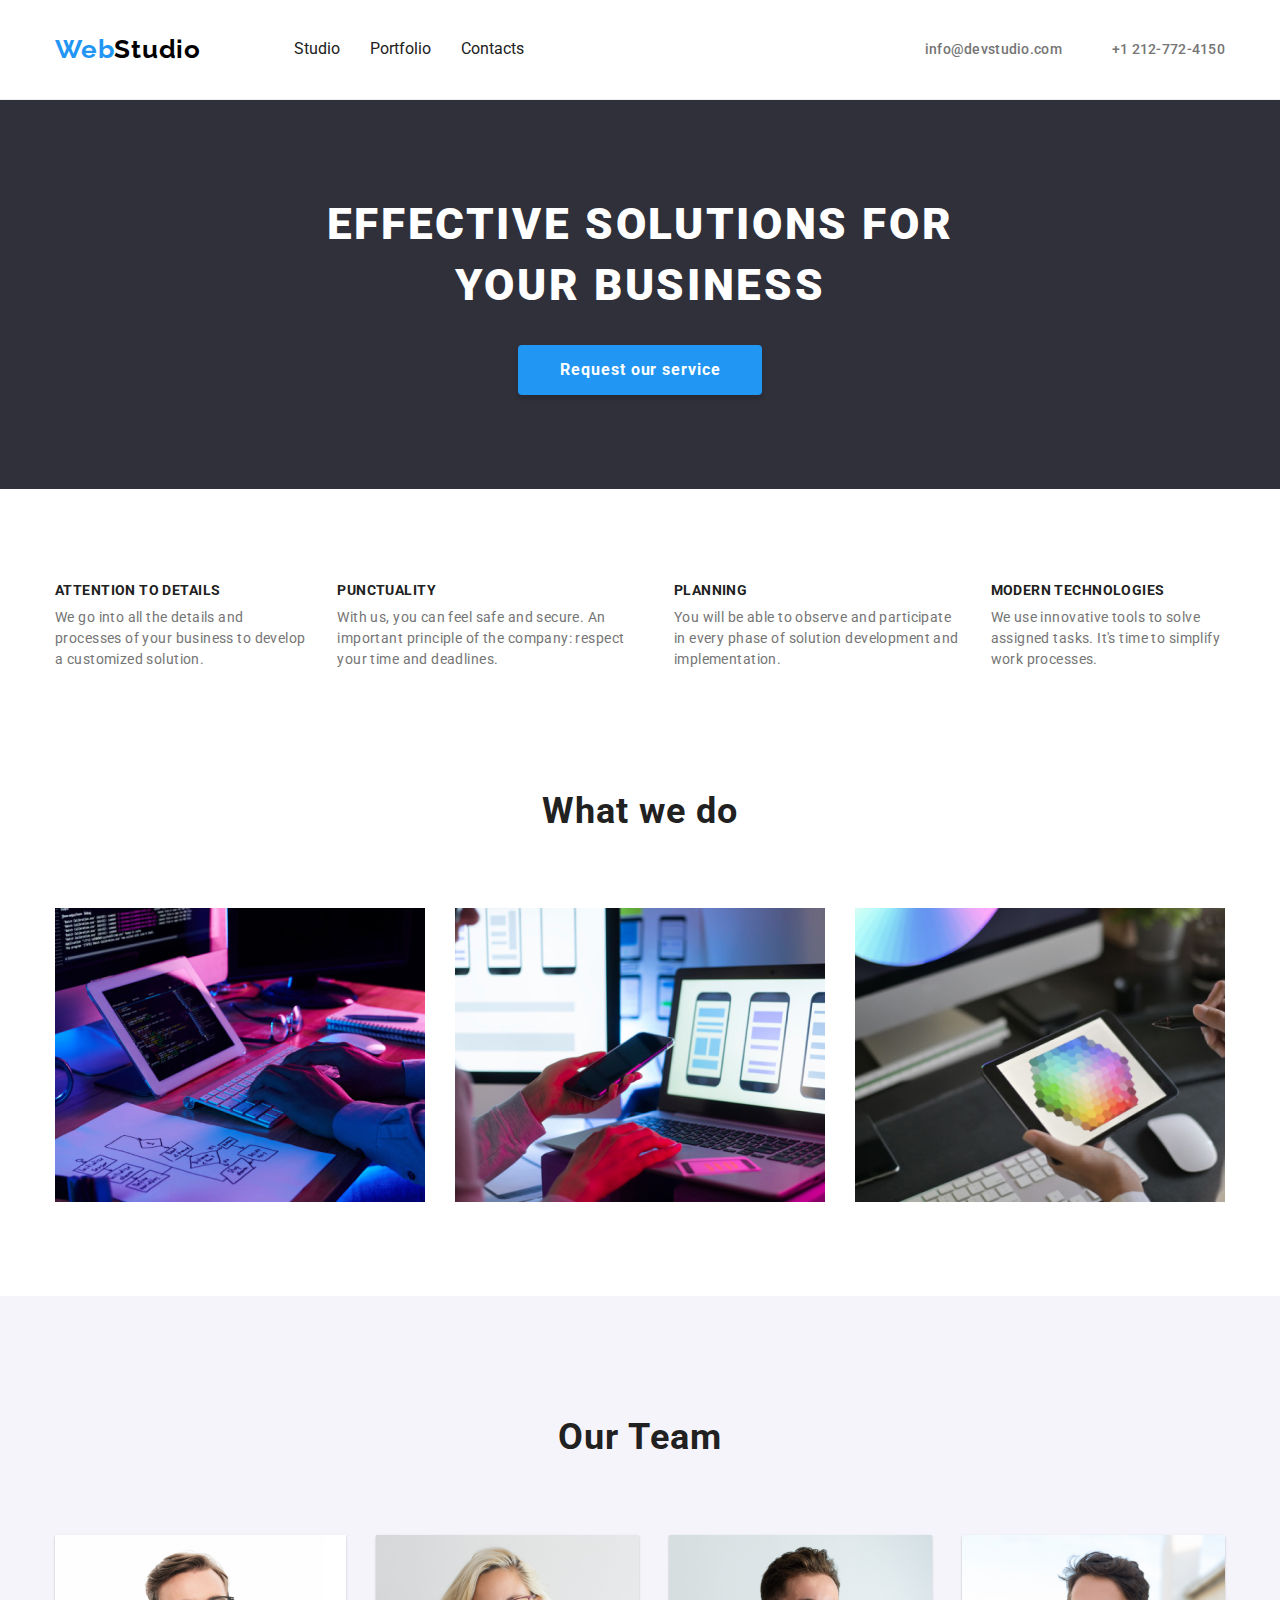
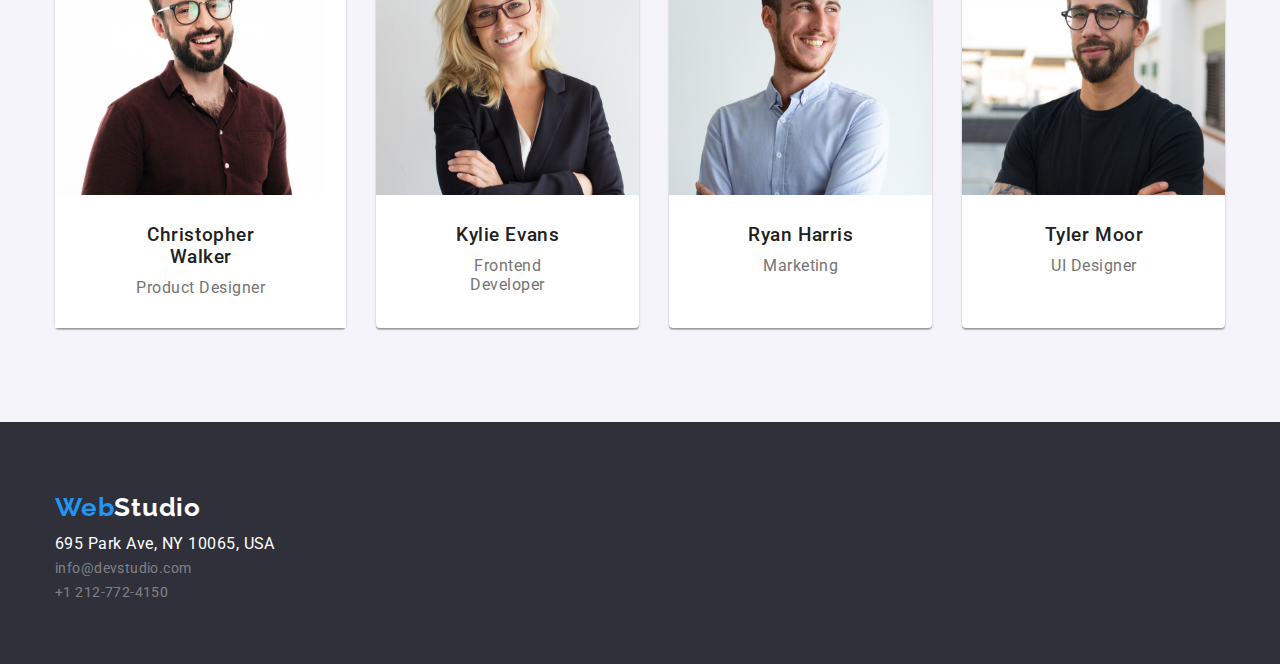
<file: index.html>
<!DOCTYPE html>
<html lang="en">

<head>
    <meta charset="UTF-8">
    <meta name="viewport" content="width=device-width, initial-scale=1.0">
    <title>Web Studio Homework Project</title>
    <link rel="preconnect" href="https://fonts.googleapis.com">
    <link rel="preconnect" href="https://fonts.gstatic.com" crossorigin>
    <link
        href="https://fonts.googleapis.com/css2?family=Raleway:wght@700&family=Roboto:wght@400;500;700;900&display=swap"
        rel="stylesheet">
    <link rel="stylesheet" href="./css/reset.css">
    <link rel="stylesheet" href="https://cdnjs.cloudflare.com/ajax/libs/modern-normalize/2.0.0/modern-normalize.min.css"
        integrity="sha512-4xo8blKMVCiXpTaLzQSLSw3KFOVPWhm/TRtuPVc4WG6kUgjH6J03IBuG7JZPkcWMxJ5huwaBpOpnwYElP/m6wg=="
        crossorigin="anonymous" referrerpolicy="no-referrer" />
    <link rel="stylesheet" href="./css/style.css">
</head>

<body>
    <!-- Header -->
    <header class="header_border">
        <!-- Titlul paginii -->
        <div class="container header_container">
            <a class="title" href="index.html">
                <span class="web_title">Web</span>Studio
            </a>
            <nav>
                <!-- link-uri de navigare -->
                <ul class="list">
                    <li><a class="header_links" href="index.html">Studio</a></li>
                    <li><a class="header_links" href="portfolio.html">Portfolio</a></li>
                    <li>Contacts</li>
                </ul>
            </nav>
            <!-- Contacte -->
            <ul class="contacts_list">
                <li><a class="contacts"
                        href="https://accounts.google.com/signup/v2/createaccount?service=mail&continue=https%3A%2F%2Fmail.google.com%2Fmail%2Fe-11-245fcae1702e4504b7bd93ca2b379-7ac480096a432ea72f48746619179d635140d6f3&flowName=GlifWebSignIn&flowEntry=SignUp"
                        rel="noopener noreferrer nofollow" target="_blank">info@devstudio.com</a></li>
                <li><a class="contacts" href="tel:+12127724150">+1 212-772-4150</a></li>
            </ul>
        </div>
    </header>
    <main>
        <!-- Continutul paginii -->
        <section class="section main_title">
            <div class="container first_section_container">
                <h1 class="title_section_2">EFFECTIVE SOLUTIONS FOR YOUR BUSINESS</h1>
                <button type="button" class="button_1">Request our service</button>
            </div>
        </section>
        <!-- Descrierea elementelor definitorii -->
        <section class="section">
            <div class="container">
                <ul class="list">
                    <li class="decription_item">
                        <h5 class="qualities">ATTENTION TO DETAILS</h5>
                        <p class="description">We go into all the details and processes
                            of your business to develop a
                            customized solution.</p>
                    </li>
                    <li class="decription_item">
                        <h5 class="qualities">PUNCTUALITY</h5>
                        <p class="description">
                            With us, you can feel safe and secure.
                            An important principle of the company:
                            respect your time and deadlines.
                        </p>
                    </li>
                    <li class="decription_item">
                        <h5 class="qualities">PLANNING</h5>
                        <p class="description">You will be able to observe and
                            participate in every phase of solution development
                            and implementation.</p>
                    </li>
                    <li class="decription_item">
                        <h5 class="qualities">MODERN TECHNOLOGIES</h5>
                        <p class="description">We use innovative tools to solve
                            assigned tasks. It's time to simplify work
                            processes.</p>
                    </li>
                </ul>
            </div>
            <!-- Descrierea activitatilor si imagini sugestive -->
            <div class="container image_section">
                <h2 class="heading">What we do</h2>
                <ul class="list">
                    <li>
                        <img src="./images/img1-keyboard-typing.jpg" alt="Keyboard typing" width="370" height="294">
                    </li>
                    <li>
                        <img src="./images/img2-phone-keyboard-typing.jpg" alt="Phone and keyboar typing" width="370"
                            height="294">
                    </li>
                    <li>
                        <img src="./images/img3-choosing-colors-tablet.jpg" alt="Choosing colors from a tablet"
                            width="370" height="294">
                    </li>
                </ul>
            </div>
        </section>
        <!-- Descrierea echipei cu imagini sugestive -->
        <section class="section team_sction">
            <div class="container">
                <h2 class="heading">Our Team</h2>
                <div>
                    <ul class="list">
                        <li class="team_card">
                            <figure>
                                <img src="./images/team1-Christopher-Walker.jpg" alt="Christopher Walker" width="270"
                                    height="260">
                                <figcaption class="team_description">
                                    <h3 class="team">Christopher Walker</h3>
                                    <p class="position">Product Designer</p>
                                </figcaption>
                            </figure>
                        </li>
                        <li class="team_card">
                            <figure>
                                <img src="./images/team2-Kylie-Evans.jpg" alt="Kylie Evans" width="270" height="260">
                                <figcaption class="team_description">
                                    <h3 class="team">Kylie Evans</h3>
                                    <p class="position">Frontend Developer</p>
                                </figcaption>
                            </figure>
                        </li>
                        <li class="team_card">
                            <figure>
                                <img src="./images/team3-Ryan-Harris.jpg" alt="Ryan Harris" width="270" height="260">
                                <figcaption class="team_description">
                                    <h3 class="team">Ryan Harris</h3>
                                    <p class="position">Marketing</p>
                                </figcaption>
                            </figure>
                        </li>
                        <li class="team_card">
                            <figure>
                                <img src="./images/team4-Tyler-Moor.jpg" alt="Tyler Moor" width="270" height="260">
                                <figcaption class="team_description">
                                    <h3 class="team">Tyler Moor</h3>
                                    <p class="position">UI Designer</p>
                                </figcaption>
                            </figure>
                        </li>
                    </ul>
                </div>
            </div>
        </section>
    </main>
    <!-- Subsolul -->
    <footer class="footer">
        <div class="container">
            <!-- Titlul subsolului -->
            <a class="footer_title" href="index.html">
                <span class="web_title">Web</span>Studio
            </a>
            <!-- Adresa -->
            <address>
                <ul>
                    <li>695 Park Ave, NY 10065, USA</li>
                    <!-- Contacte -->
                    <li>
                        <a class="footer_link"
                            href="https://accounts.google.com/signup/v2/createaccount?service=mail&continue=https%3A%2F%2Fmail.google.com%2Fmail%2Fe-11-245fcae1702e4504b7bd93ca2b379-7ac480096a432ea72f48746619179d635140d6f3&flowName=GlifWebSignIn&flowEntry=SignUp"
                            rel="noopener noreferrer nofollow" target="_blank">info@devstudio.com</a>
                    </li>
                    <li>
                        <a class="footer_link" href="tel:+12127724150">+1 212-772-4150</a>
                    </li>
                </ul>
            </address>
        </div>
    </footer>

</body>

</html>
</file>
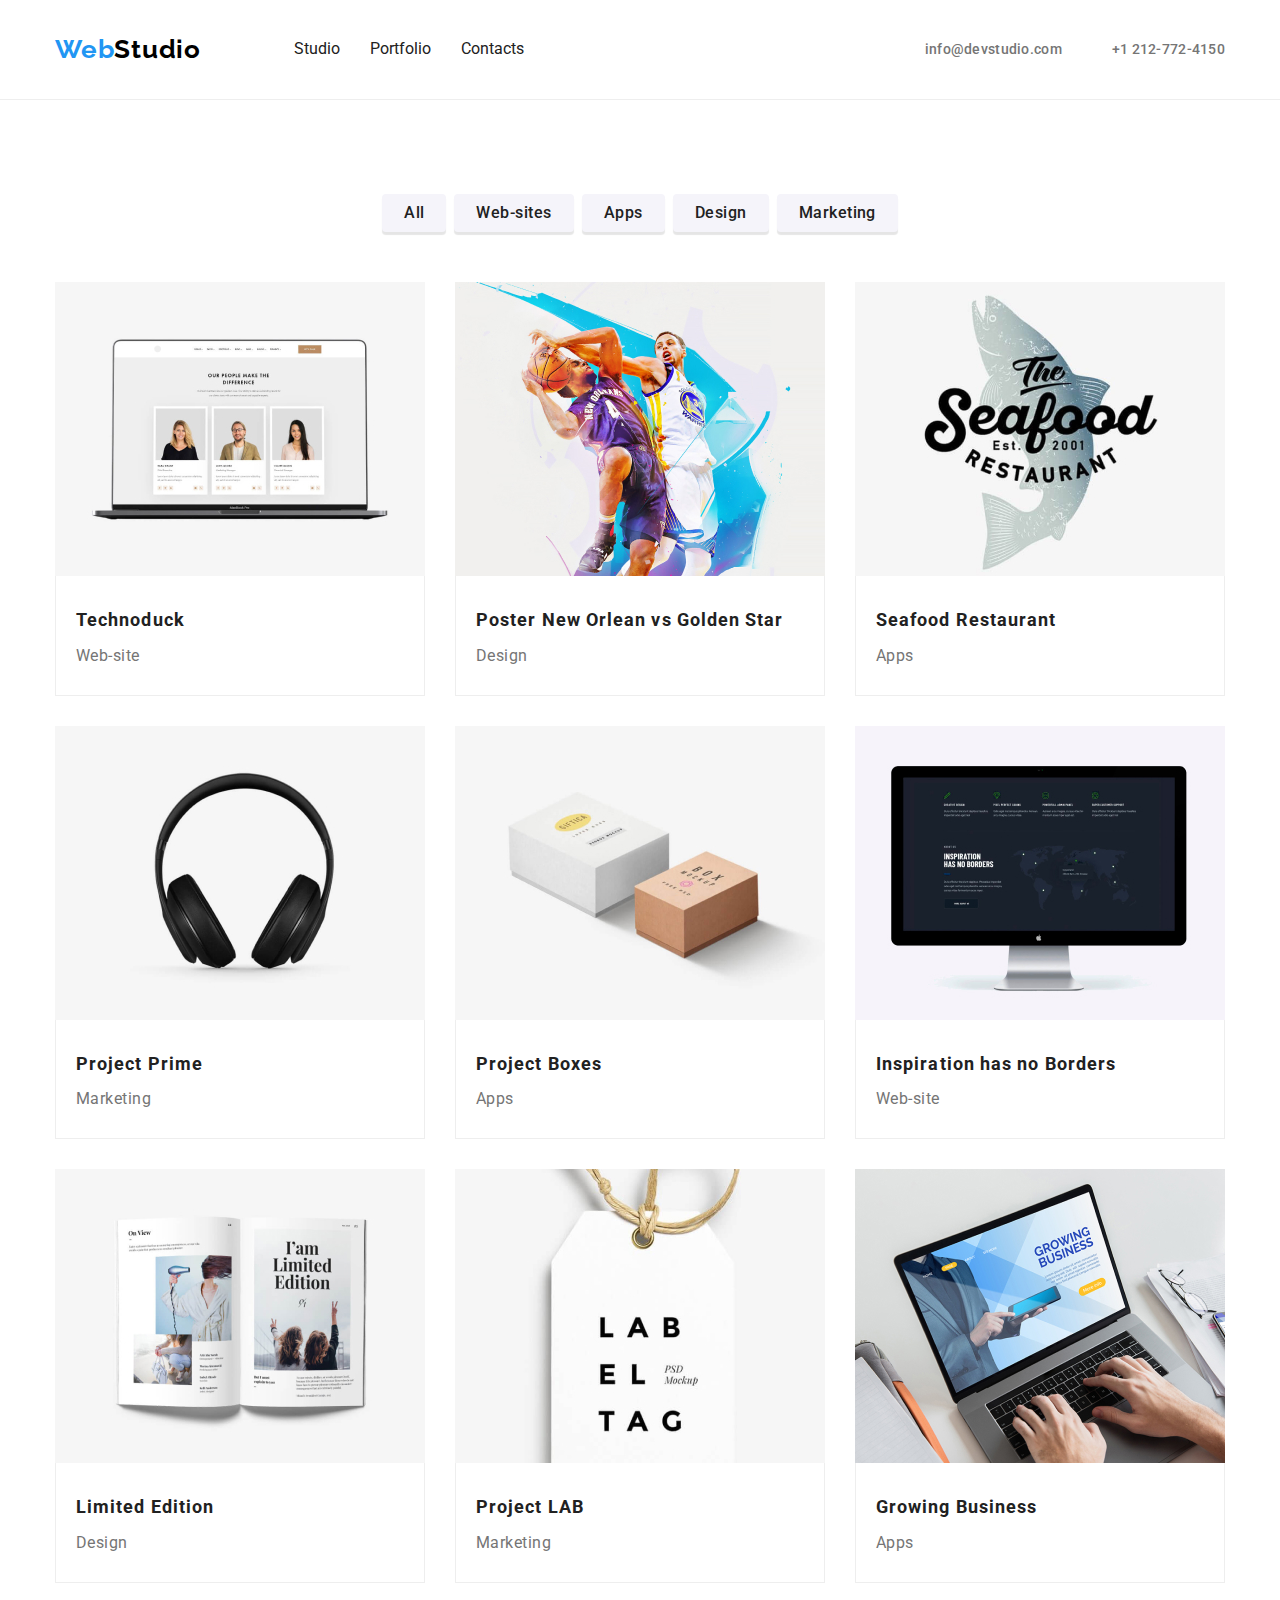
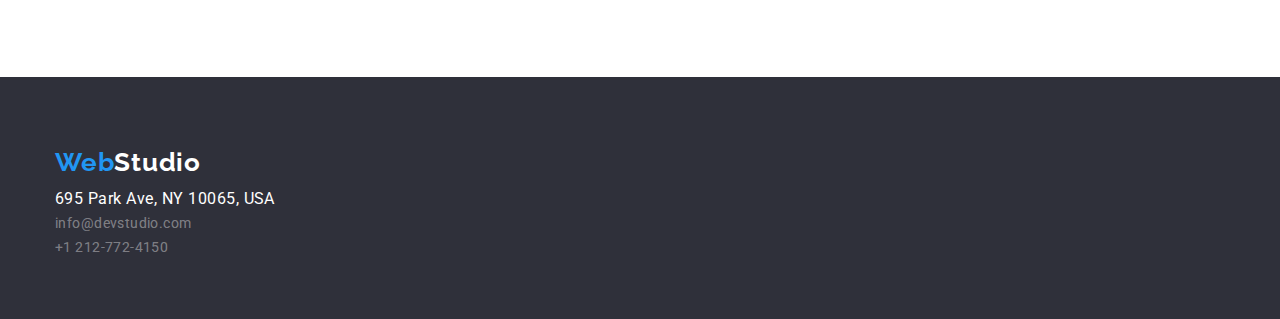
<file: portfolio.html>
<!DOCTYPE html>
<html lang="en">

<head>
    <meta charset="UTF-8">
    <meta name="viewport" content="width=device-width, initial-scale=1.0">
    <title>Web Studio Homework Project</title>
    <link rel="preconnect" href="https://fonts.googleapis.com">
    <link rel="preconnect" href="https://fonts.gstatic.com" crossorigin>
    <link
        href="https://fonts.googleapis.com/css2?family=Raleway:wght@700&family=Roboto:wght@400;500;700;900&display=swap"
        rel="stylesheet">
    <link rel="stylesheet" href="./css/reset.css">
    <link rel="stylesheet" href="https://cdnjs.cloudflare.com/ajax/libs/modern-normalize/2.0.0/modern-normalize.min.css"
        integrity="sha512-4xo8blKMVCiXpTaLzQSLSw3KFOVPWhm/TRtuPVc4WG6kUgjH6J03IBuG7JZPkcWMxJ5huwaBpOpnwYElP/m6wg=="
        crossorigin="anonymous" referrerpolicy="no-referrer" />
    <link rel="stylesheet" href="./css/style.css">
</head>

<body>
    <header class="header_border">
        <!-- Titlul paginii -->
        <div class="container header_container">
            <a class="title" href="index.html">
                <span class="web_title">Web</span>Studio
            </a>
            <nav>
                <!-- link-uri de navigare -->
                <ul class="list">
                    <li><a class="header_links" href="index.html">Studio</a></li>
                    <li><a class="header_links" href="portfolio.html">Portfolio</a></li>
                    <li>Contacts</li>
                </ul>
            </nav>
            <!-- Contacte -->
            <ul class="contacts_list">
                <li><a class="contacts"
                        href="https://accounts.google.com/signup/v2/createaccount?service=mail&continue=https%3A%2F%2Fmail.google.com%2Fmail%2Fe-11-245fcae1702e4504b7bd93ca2b379-7ac480096a432ea72f48746619179d635140d6f3&flowName=GlifWebSignIn&flowEntry=SignUp"
                        rel="noopener noreferrer nofollow" target="_blank">info@devstudio.com</a></li>
                <li><a class="contacts" href="tel:+12127724150">+1 212-772-4150</a></li>
            </ul>
        </div>
    </header>
    <!-- Continutul paginii -->
    <main>
        <!-- Filtru butoane -->
        <section class="section">
            <div class="container">
                <ul class="list button_list">
                    <li><button type="button" class="button_services">All</button></li>
                    <li><button type="button" class="button_services">Web-sites</button></li>
                    <li><button type="button" class="button_services">Apps</button></li>
                    <li><button type="button" class="button_services">Design</button></li>
                    <li><button type="button" class="button_services">Marketing</button></li>
                </ul>
            </div>
            <!-- Descrieres produselor cu imagini sugestive -->
            <div class="container">
                <ul class="list_cards">
                    <li class="card">
                        <figure>
                            <img src="./images/1_technoduck.jpg" alt="Technoduck" width="370" height="294">
                            <figcaption class="decription_item_2">
                                <h3 class="product">Technoduck</h3>
                                <p class="category">Web-site</p>
                            </figcaption>
                        </figure>
                    </li>
                    <li class="card">
                        <figure>
                            <img src="./images/2_poster_new_orlean_vs_golden_star.jpg"
                                alt="Poster New Orlean vs Golden Star" width="370" height="294">
                            <figcaption class="decription_item_2">
                                <h3 class="product">Poster New Orlean vs Golden Star</h3>
                                <p class="category">Design</p>
                            </figcaption>
                        </figure>
                    </li>
                    <li class="card">
                        <figure>
                            <img src="./images/3_seafood_restaurant.jpg" alt="Seafood Restaurant" width="370"
                                height="294">
                            <figcaption class="decription_item_2">
                                <h3 class="product">Seafood Restaurant</h3>
                                <p class="category">Apps</p>
                            </figcaption>
                        </figure>
                    </li>
                    <li class="card">
                        <figure>
                            <img src="./images/4_project_prime.jpg" alt="Project Prime" width="370" height="294">
                            <figcaption class="decription_item_2">
                                <h3 class="product">Project Prime</h3>
                                <p class="category">Marketing</p>
                            </figcaption>
                        </figure>
                    </li>
                    <li class="card">
                        <figure>
                            <img src="./images/5_project_boxes.jpg" alt="Project Boxes" width="370" height="294">
                            <figcaption class="decription_item_2">
                                <h3 class="product">Project Boxes</h3>
                                <p class="category">Apps</p>
                            </figcaption>
                        </figure>
                    </li>
                    <li class="card">
                        <figure>
                            <img src="./images/6_inspiration_has_no_borders.jpg" alt="Inspiration has no Borders"
                                width="370" height="294">
                            <figcaption class="decription_item_2">
                                <h3 class="product">Inspiration has no Borders</h3>
                                <p class="category">Web-site</p>
                            </figcaption>
                        </figure>
                    </li>
                    <li class="card">
                        <figure>
                            <img src="./images/7_limited_edition.jpg" alt="Limited Edition" width="370" height="294">
                            <figcaption class="decription_item_2">
                                <h3 class="product">Limited Edition</h3>
                                <p class="category">Design</p>
                            </figcaption>
                        </figure>
                    </li>
                    <li class="card">
                        <figure>
                            <img src="./images/8_project_lab.jpg" alt="Project LAB" width="370" height="294">
                            <figcaption class="decription_item_2">
                                <h3 class="product">Project LAB</h3>
                                <p class="category">Marketing</p>
                            </figcaption>
                        </figure>
                    </li>
                    <li class="card">
                        <figure>
                            <img src="./images/9_growing_business.jpg" alt="Growing Business" width="370" height="294">
                            <figcaption class="decription_item_2">
                                <h3 class="product">Growing Business</h3>
                                <p class="category">Apps</p>
                            </figcaption>
                        </figure>
                    </li>
                </ul>
            </div>
        </section>
    </main>
    <!-- Subsolul paginii -->
    <footer class="footer">
        <div class="container">
            <!-- Titlul subsolului -->
            <a class="footer_title" href="index.html">
                <span class="web_title">Web</span>Studio
            </a>
            <!-- Adresa -->
            <address>
                <ul>
                    <li>695 Park Ave, NY 10065, USA</li>
                    <!-- Contacte -->
                    <li>
                        <a class="footer_link"
                            href="https://accounts.google.com/signup/v2/createaccount?service=mail&continue=https%3A%2F%2Fmail.google.com%2Fmail%2Fe-11-245fcae1702e4504b7bd93ca2b379-7ac480096a432ea72f48746619179d635140d6f3&flowName=GlifWebSignIn&flowEntry=SignUp"
                            rel="noopener noreferrer nofollow" target="_blank">info@devstudio.com</a>
                    </li>
                    <li>
                        <a class="footer_link" href="tel:+12127724150">+1 212-772-4150</a>
                    </li>
                </ul>
            </address>
        </div>
    </footer>

</body>

</html>
</file>
<file: css/style.css>
:root {
    --link-color: #2196F3;
    --section-color: #2F303A;
    --black-color: #000;
    --text-color: #212121;
    --line-color: #eee;
    --white-color: #fff;
    --grey-color: #757575;
}

* {
  margin: 0;
  padding: 0;
  list-style: none;
}

body {
    font-family: 'Roboto', sans-serif;
    color: var(--text-color);
}

ul {
    list-style: none;
}

.header_border {
    padding-top: 24px;
    padding-bottom: 25px;
    border-bottom: 1px solid var(--line-color);
}
.header_container {
  display: flex;
  align-items: center;
}

.title:link, .title:visited {
    text-decoration: none;
    color:var(--black-color);
}

.title:hover, .title:active {
    text-decoration: underline;
    text-decoration-color: var(--link-color);
}


.header_links:link, .header_links:visited {
    text-decoration: none;
    color: var(--text-color);
} 

.header_links:hover, .header_links:focus, .header_links:active{
    text-decoration: underline;
    color: var(--link-color);
}

.contacts:link, .contacts:visited {
    text-decoration: none;
    color: var(--grey-color);
}

.contacts:hover, .contacts:active {
    text-decoration: underline;
    color: var(--link-color);
}

.title {
margin-right: 93px;
font-family: "Raleway";
font-size: 26px;
font-weight: 700;
line-height: 1.9375em;
letter-spacing: 0.03em;
color: var(--black-color);
}

.web_title {
    color: var(--link-color);
}

.list {
  display: flex;
  justify-content: center;
  column-gap: 30px;
}

.contacts_list {
    margin-left: auto;
    display: flex;
    column-gap: 50px; 
}

.contacts {
    font-size: 14px;
    font-weight: 500;
    line-height: 1em;
    letter-spacing: 0.02em;
    text-align: left;
}

.section {
    padding: 94px 0;
}

.main_title {
    text-align: center;
    color: var(--white-color);
    background-color: var(--section-color);
}

.title_section_2 {
    padding: 0px 250px;
    font-size: 44px;
    font-weight: 900;
    line-height: 1.37em;
    letter-spacing: 0.06em;
}

.button_1 {
    padding: 10px 41px 10px 42px;
    margin-top: 30px;
    font-weight: 700;
    line-height: 1.875em;
    letter-spacing: 0.06em;
    border-radius: 4px;
    text-align: center;
    color: var(--white-color);
    border: none;
    cursor: pointer;
    background-color: var(--link-color);
    box-shadow: 0px 4px 4px 0px #00000026;
}

.qualities {
    font-size: 14px;
    font-weight: 700;
    line-height: 1em;
    letter-spacing: 0.42px;
    text-align: left;
    padding-bottom: 10px;
}
.description {
    font-size: 14px;
    line-height: 1.5em;
    letter-spacing: 0.03em;
    text-align: left;
    color: var(--grey-color);
    margin-bottom: 94px;
}

.container {
  padding: 0px 15px;
  margin: 0 auto;
  width: 1200px;
}

.section {
  padding: 94px 0;
}

.heading { 
    margin-bottom: 50px;
    font-size: 36px;
    font-weight: 700;
    line-height: 2.625em;
    letter-spacing: 0.03em;
    text-align: center;
}

.team {
    margin-bottom: 10px;
    font-weight: 500;
    line-height: 1.171875em;
    letter-spacing: 0.03em;
}

.position {
    line-height: 1.171875em;
    letter-spacing: 0.03em;
    color: var(--grey-color);
}

.team_card {
    border-radius: 0px 0px 4px 4px;
    background: var(--white-color);
    box-shadow: 0px 2px 1px 0px rgba(0, 0, 0, 0.20), 0px 1px 1px 0px rgba(0, 0, 0, 0.14), 0px 1px 3px 0px rgba(0, 0, 0, 0.12);
}

.team_sction {
    display: flex;
    justify-content: center;
    background: #F5F4FA;
}

.team_description {
    padding: 30px 61px 30px 62px;
    display: block;
    text-align: center;
    box-shadow: var(--white-color);
    background-color: var(--white-color);
}


.footer {
    padding-bottom: 60px;
    padding-top: 60px;
    letter-spacing: 0.03em;
    color: var(--white-color);
    background-color: var(--section-color);
}

.footer_title:link {
    text-decoration: none;
}
.footer_title:visited {
    text-decoration: none;
    color: var(--white-color);
}
.footer_title:hover, .footer_title:active {
    text-decoration: underline;
    text-decoration-color: var(--link-color);
}

.footer_title {
    font-family: "Raleway";
    font-size: 26px;
    font-weight: 700;
    line-height: 1.9375em;
    letter-spacing: 0.03em;
    text-align: left;
    color: #fff;
}

address {
    font-style: normal;
}

.footer_link:link, .footer_link:visited {
    text-decoration: none;
}

.footer_link:hover, .footer_link:focus, .footer_link:active {
    text-decoration: underline;
    color: var(--link-color);
}

.footer_link {
    font-size: 14px;
    line-height: 1em;
    letter-spacing: 0.03em;
    text-align: left;
    color: #fff6;
}

.button_services {
    padding: 6px 22px;
    border-radius: 4px;
    font-weight: 500;
    line-height: 1.625em;
    letter-spacing: 0.03em;
    text-align: center;
    cursor: pointer;
    background-color: #F5F4FA;
    color: var(--text-color);
    box-shadow: 0px 2px 2px 0px #0000001F;
    box-shadow: 0px 1px 2px 0px #00000014;
    box-shadow: 0px 3px 1px 0px #0000001A;
    border: none;
}

.button_services:hover, .button_services:active, .button_services:focus {
    color: var(--white-color);
    background-color: var(--link-color);
}

.button_list {
    padding-bottom: 50px;
    gap: 8px;
}

.product {
    font-size: 18px;
    font-weight: 700;
    line-height: 2.25em;
    letter-spacing: 0.06em;
    text-align: left;
}

.category {
    line-height: 1.875em;
    letter-spacing: 0.03em;
    text-align: left;
    color:var(--grey-color);
}

.list_cards {
    display: flex;
    justify-content: space-between;
    flex-wrap: wrap;
    gap: 30px;
}

.decription_item_2 {
    padding: 24px 20px;
    background-color: var(--white-color);
    border-right: 1px solid var(--line-color);
    border-left: 1px solid var(--line-color);
    border-bottom: 1px solid var(--line-color);
}
</file>
